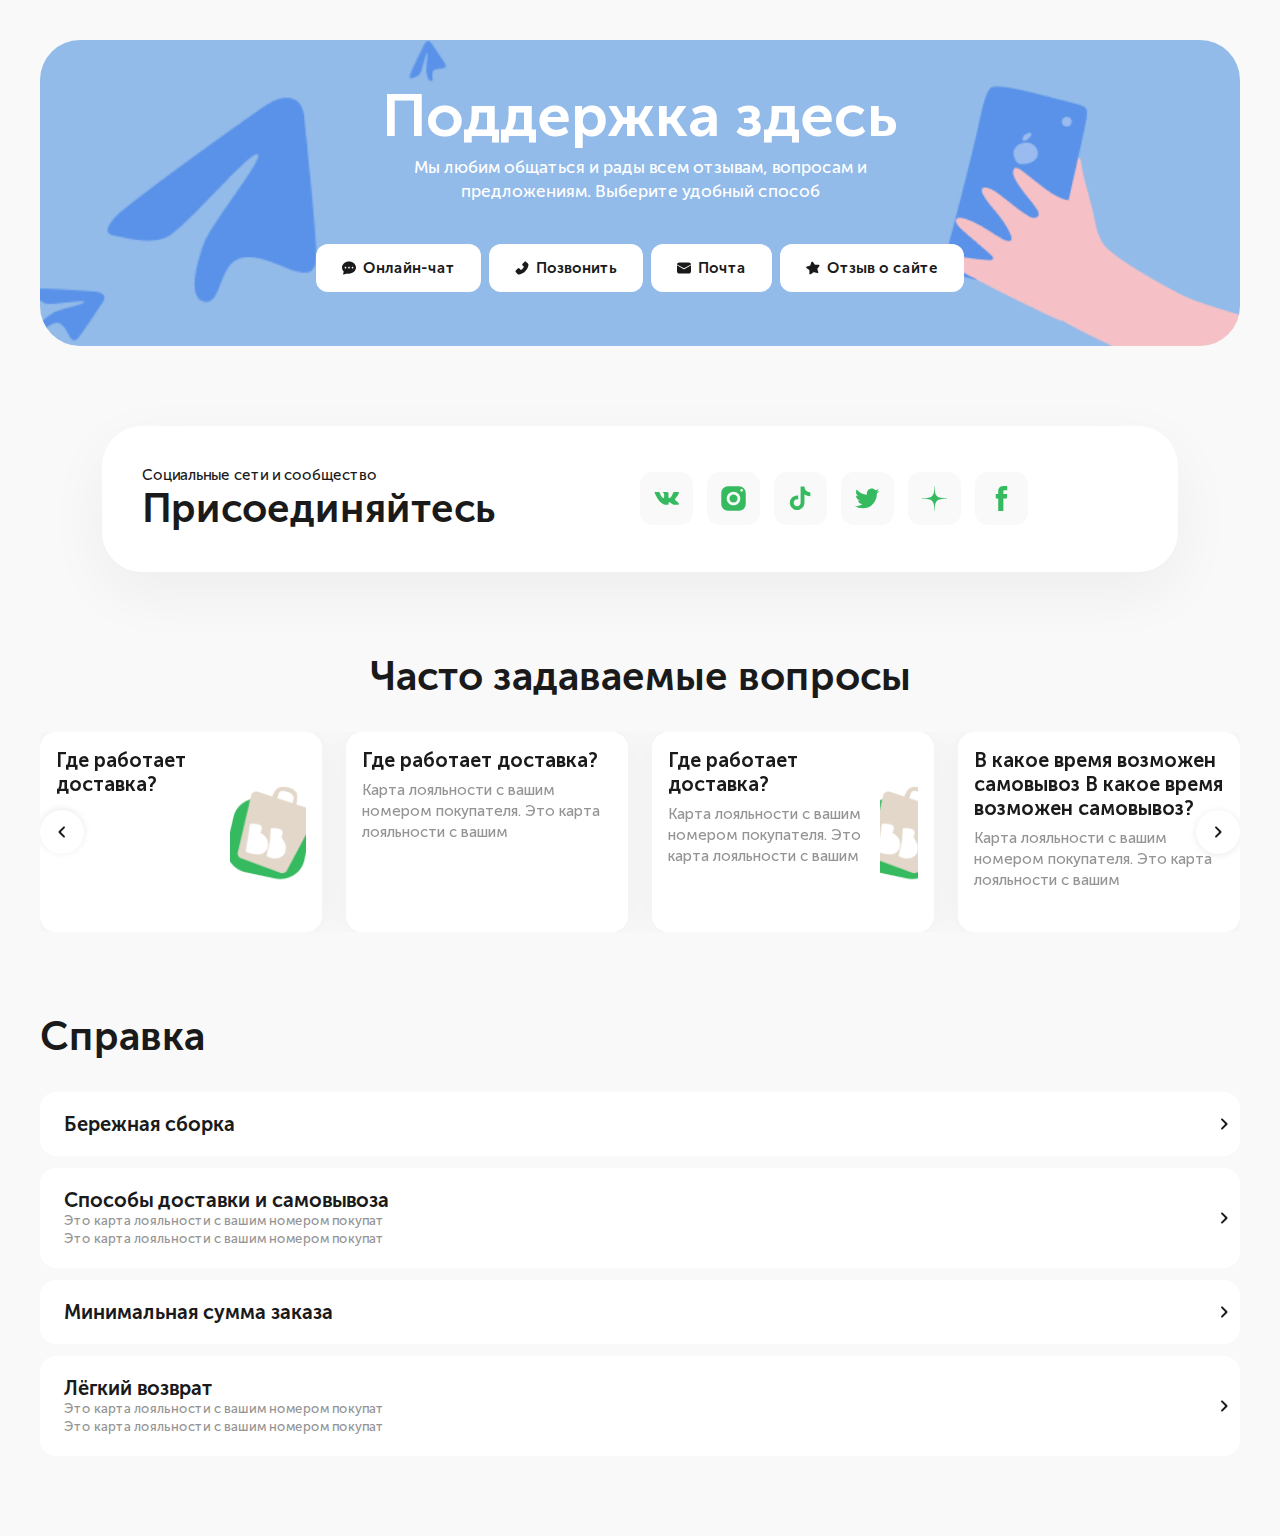
<file: index.html>
<!DOCTYPE html>
<html lang="ru">
<head>
  <meta charset="UTF-8">
  <meta name="viewport" content="width=device-width, initial-scale=1.0">
  <link rel="stylesheet" href="https://cdn.jsdelivr.net/npm/swiper@11/swiper-bundle.min.css">
  <link rel="stylesheet" href="./css/normolize.css">
  <link rel="stylesheet" href="./css/style.css">
  <title>Support</title>
</head>
<body class="body">
  <main>
    <section class="support">
      <div class="container support__container">
        <div class="support__row">
          <div class="support__col">
            <h2 class="title support__title m-reset">
              Поддержка здесь
            </h2>
            <p class="support__subtitle m-reset">
              Мы любим общаться и рады всем отзывам, вопросам и предложениям. Выберите удобный способ
            </p>
          </div>
          <ul class="support__list list-reset">
            <li class="support__item">
              <a href="https://yandex.ru/maps/?pt=37.609204, 55.863264&z=12&l=map" class="support__link">
                <span class="support__icon">
                  <svg width="14" height="13" viewBox="0 0 14 13" fill="none" xmlns="http://www.w3.org/2000/svg">
                    <path fill-rule="evenodd" clip-rule="evenodd" d="M14 6.09459C14 9.46054 10.8658 12.1892 7 12.1892C6.3067 12.1901 5.61626 12.1005 4.94637 11.9228C4.43537 12.1805 3.262 12.675 1.288 12.9971C1.113 13.025 0.98 12.8439 1.04912 12.682C1.35888 11.9541 1.63888 10.9842 1.72287 10.0996C0.651 9.0287 0 7.62694 0 6.09459C0 2.72863 3.13425 0 7 0C10.8658 0 14 2.72863 14 6.09459ZM4.375 6.09459C4.375 6.3255 4.28281 6.54695 4.11872 6.71023C3.95462 6.87351 3.73206 6.96524 3.5 6.96524C3.26794 6.96524 3.04538 6.87351 2.88128 6.71023C2.71719 6.54695 2.625 6.3255 2.625 6.09459C2.625 5.86367 2.71719 5.64222 2.88128 5.47894C3.04538 5.31566 3.26794 5.22393 3.5 5.22393C3.73206 5.22393 3.95462 5.31566 4.11872 5.47894C4.28281 5.64222 4.375 5.86367 4.375 6.09459ZM7.875 6.09459C7.875 6.3255 7.78281 6.54695 7.61872 6.71023C7.45462 6.87351 7.23206 6.96524 7 6.96524C6.76794 6.96524 6.54538 6.87351 6.38128 6.71023C6.21719 6.54695 6.125 6.3255 6.125 6.09459C6.125 5.86367 6.21719 5.64222 6.38128 5.47894C6.54538 5.31566 6.76794 5.22393 7 5.22393C7.23206 5.22393 7.45462 5.31566 7.61872 5.47894C7.78281 5.64222 7.875 5.86367 7.875 6.09459ZM10.5 6.96524C10.7321 6.96524 10.9546 6.87351 11.1187 6.71023C11.2828 6.54695 11.375 6.3255 11.375 6.09459C11.375 5.86367 11.2828 5.64222 11.1187 5.47894C10.9546 5.31566 10.7321 5.22393 10.5 5.22393C10.2679 5.22393 10.0454 5.31566 9.88128 5.47894C9.71719 5.64222 9.625 5.86367 9.625 6.09459C9.625 6.3255 9.71719 6.54695 9.88128 6.71023C10.0454 6.87351 10.2679 6.96524 10.5 6.96524Z" fill="#1A1A1A"/>
                  </svg>
                </span>
                Онлайн-чат
              </a>
            </li>
            <li class="support__item">
              <a href="#" class="support__link">
                <span class="support__icon">
                  <svg width="14" height="14" viewBox="0 0 14 14" fill="none" xmlns="http://www.w3.org/2000/svg">
                    <path d="M12.894 2.55413L11.2138 0.875486C11.0953 0.75644 10.9544 0.661986 10.7993 0.597548C10.6441 0.53311 10.4778 0.49996 10.3098 0.5C9.96745 0.5 9.64562 0.634102 9.40424 0.875486L7.59625 2.6835C7.47721 2.80202 7.38276 2.9429 7.31832 3.09803C7.25388 3.25317 7.22073 3.41951 7.22077 3.5875C7.22077 3.92985 7.35487 4.2517 7.59625 4.49308L8.91832 5.81517C8.60885 6.49729 8.1786 7.11783 7.64831 7.64684C7.11936 8.17842 6.49889 8.61025 5.81667 8.9216L4.4946 7.59951C4.37608 7.48047 4.2352 7.38601 4.08007 7.32158C3.92493 7.25714 3.75859 7.22399 3.59061 7.22403C3.24826 7.22403 2.92642 7.35813 2.68504 7.59951L0.875481 9.40595C0.756291 9.52469 0.661757 9.66583 0.597317 9.82124C0.532877 9.97666 0.499804 10.1433 0.500001 10.3115C0.500001 10.6539 0.634101 10.9757 0.875481 11.2171L2.55252 12.8942C2.93746 13.2807 3.46913 13.5 4.015 13.5C4.13016 13.5 4.2406 13.4905 4.34946 13.4716C6.47612 13.1214 8.58544 11.9902 10.2877 10.2894C11.9884 8.59029 13.118 6.48252 13.473 4.34951C13.5803 3.69794 13.3641 3.02743 12.894 2.55413Z" fill="#1A1A1A"/>
                  </svg>
                </span>
                Позвонить
              </a>
            </li>
            <li class="support__item">
              <a href="#" class="support__link">
                <span class="support__icon">
                  <svg width="14" height="11" viewBox="0 0 14 11" fill="none" xmlns="http://www.w3.org/2000/svg">
                    <path d="M14 2.85408V8.88461C14 9.44565 13.7695 9.98371 13.3593 10.3804C12.9491 10.7771 12.3927 11 11.8125 11H2.1875C1.60734 11 1.05094 10.7771 0.640704 10.3804C0.230468 9.98371 0 9.44565 0 8.88461V2.85408L6.77775 6.71085C6.84508 6.74925 6.92183 6.7695 7 6.7695C7.07817 6.7695 7.15492 6.74925 7.22225 6.71085L14 2.85408ZM11.8125 2.61907e-08C12.3508 -8.18366e-05 12.8701 0.191744 13.2713 0.53878C13.6725 0.885816 13.9272 1.3637 13.9869 1.881L7 5.85538L0.0131251 1.881C0.0727635 1.3637 0.327533 0.885816 0.728696 0.53878C1.12986 0.191744 1.64925 -8.18366e-05 2.1875 2.61907e-08H11.8125Z" fill="#1A1A1A"/>
                  </svg>
                </span>
                Почта
              </a>
            </li>
            <li class="support__item">
              <a href="#" class="support__link">
                <span class="support__icon">
                  <svg width="16" height="15" viewBox="0 0 16 15" fill="none" xmlns="http://www.w3.org/2000/svg">
                    <path fill-rule="evenodd" clip-rule="evenodd" d="M10.8101 3.83127C10.4875 3.841 10.1801 3.69443 9.98451 3.4377L7.93552 0.747908C7.4055 0.0521323 6.3128 0.23425 6.03709 1.06431L4.97165 4.27197C4.86987 4.57839 4.6264 4.81682 4.31791 4.91216L1.03898 5.92556C0.156267 6.19837 -0.00636112 7.37764 0.769558 7.87919L3.45772 9.61681C3.74765 9.80421 3.92041 10.1279 3.91473 10.4731L3.86255 13.6432C3.84783 14.5372 4.85763 15.0665 5.58442 14.5458L8.46604 12.4813C8.71795 12.3008 9.0393 12.2473 9.33609 12.3364L12.7303 13.3559C13.5866 13.6131 14.3705 12.7851 14.0669 11.9442L12.9905 8.96207C12.8733 8.63735 12.9319 8.27514 13.1454 8.00391L15.1257 5.4889C15.6973 4.76304 15.1614 3.7001 14.2379 3.72794L10.8101 3.83127Z" fill="#1A1A1A"/>
                  </svg>
                </span>
                Отзыв о сайте
              </a>
            </li>
          </ul>
        </div>
      </div>
    </section>

    <section class="socials">
      <div class="container socials__container">
        <div class="socials__row">
          <div class="socials__col">
            <div class="socials__head">
              Социальные сети и сообщество
            </div>
            <h2 class="title socials__title m-reset">
              Присоединяйтесь
            </h2>
          </div>
          <div class="socials__col">
            <ul class="socials__list list-reset">
              <li class="socials__item">
                <a href="#" class="socials__link">
                  <svg class="socials__icon" class="socials__icon" width="26" height="14" viewBox="0 0 26 14" fill="none" xmlns="http://www.w3.org/2000/svg">
                    <path d="M23.1737 9.62652C25.1957 11.3914 25.616 12.0214 25.6847 12.1289C26.5226 13.4352 24.7555 13.5943 24.7555 13.5943H21.0315C21.0315 13.5943 20.1249 13.6041 19.3503 13.0993C18.0876 12.2862 16.7652 10.7098 15.836 10.9835C15.0559 11.2127 15.0631 12.2489 15.0631 13.1349C15.0631 13.4521 14.7856 13.5943 14.1593 13.5943C13.5329 13.5943 13.2725 13.5943 12.995 13.5943C10.955 13.5943 8.74134 12.9189 6.53314 10.6502C3.4093 7.44313 0.669615 0.982714 0.669615 0.982714C0.669615 0.982714 0.507819 0.657472 0.684077 0.459305C0.883837 0.237145 1.42707 0.265581 1.42707 0.265581L5.03811 0.264693C5.03811 0.264693 5.37797 0.327786 5.62202 0.496628C5.82359 0.635256 5.93567 0.90007 5.93567 0.90007C5.93567 0.90007 6.54218 2.8693 7.31501 4.12494C8.8245 6.57581 9.52682 6.63802 10.0393 6.37409C10.7877 5.99198 10.5437 3.38649 10.5437 3.38649C10.5437 3.38649 10.5771 2.26769 10.1867 1.76916C9.88566 1.38349 9.30989 1.17821 9.05861 1.14622C8.85523 1.12045 9.19509 0.770329 9.62806 0.570385C10.2065 0.317123 10.9938 0.252252 12.3515 0.264693C13.4081 0.274468 13.7127 0.336673 14.1249 0.42998C15.3714 0.712567 15.0631 1.45814 15.0631 4.07607C15.0631 4.91495 14.9456 6.09417 15.5892 6.48517C15.8667 6.65401 16.8176 6.86018 18.5097 4.15871C19.3132 2.87729 19.9523 0.751667 19.9523 0.751667C19.9523 0.751667 20.0842 0.517955 20.2894 0.402432C20.4991 0.284243 20.4928 0.286909 20.7802 0.286909C21.0677 0.286909 23.9502 0.264693 24.5829 0.264693C25.2147 0.264693 25.8077 0.257584 25.9098 0.621926C26.0562 1.14534 25.4434 2.93861 23.8905 4.88473C21.3388 8.0785 21.0559 7.77992 23.1737 9.62652Z" fill="#36BA5F"/>
                  </svg>
                </a>
              </li>
              <li class="socials__item">
                <a href="#" class="socials__link">
                  <svg class="socials__icon" width="20" height="20" viewBox="0 0 20 20" fill="none" xmlns="http://www.w3.org/2000/svg">
                    <path fill-rule="evenodd" clip-rule="evenodd" d="M0.203552 5.6447C0.203552 2.63815 2.64169 0.200012 5.64824 0.200012H14.3598C17.3663 0.200012 19.8044 2.63815 19.8044 5.6447V14.3562C19.8044 17.3628 17.3663 19.8009 14.3598 19.8009H5.64824C2.64169 19.8009 0.203552 17.3628 0.203552 14.3562V5.6447ZM17.6175 3.46669C17.6175 2.8656 17.1297 2.37775 16.5286 2.37775C15.9275 2.37775 15.4396 2.8656 15.4396 3.46669C15.4396 4.06778 15.9275 4.55563 16.5286 4.55563C17.1297 4.55563 17.6175 4.06778 17.6175 3.46669ZM10.0072 4.55581C13.0137 4.55581 15.4518 6.99394 15.4518 10.0005C15.4518 13.0071 13.0137 15.4452 10.0072 15.4452C7.0006 15.4452 4.56246 13.0071 4.56246 10.0005C4.56246 6.99394 7.0006 4.55581 10.0072 4.55581ZM6.73503 9.99931C6.73503 8.1951 8.19764 6.73249 10.0019 6.73249C11.8061 6.73249 13.2687 8.1951 13.2687 9.99931C13.2687 11.8035 11.8061 13.2661 10.0019 13.2661C8.19764 13.2661 6.73503 11.8035 6.73503 9.99931Z" fill="#36BA5F"/>
                  </svg>                    
                </a>
              </li>
              <li class="socials__item">
                <a href="#" class="socials__link">
                  <svg class="socials__icon" width="20" height="23" viewBox="0 0 20 23" fill="none" xmlns="http://www.w3.org/2000/svg">
                    <path d="M19.0541 5.93278C17.8245 5.93278 16.69 5.52543 15.7789 4.83824C14.734 4.05047 13.9833 2.89491 13.7182 1.56302C13.6525 1.23394 13.6172 0.894341 13.6138 0.546326H10.1012V10.1443L10.097 15.4016C10.097 16.8071 9.18176 17.9989 7.91299 18.418C7.54478 18.5396 7.14711 18.5973 6.73302 18.5746C6.20448 18.5455 5.70917 18.386 5.27868 18.1285C4.36256 17.5806 3.74143 16.5866 3.7246 15.4496C3.69809 13.6725 5.13476 12.2236 6.91061 12.2236C7.26115 12.2236 7.5978 12.2808 7.91299 12.3848V9.76138V8.81833C7.58055 8.76909 7.24221 8.74342 6.90009 8.74342C4.95633 8.74342 3.1384 9.55139 1.83892 11.007C0.85673 12.107 0.267585 13.5104 0.176689 14.982C0.0575975 16.9153 0.764991 18.753 2.13686 20.1089C2.33843 20.3079 2.5501 20.4926 2.77145 20.6631C3.94763 21.5682 5.38557 22.0589 6.90009 22.0589C7.24221 22.0589 7.58055 22.0337 7.91299 21.9844C9.32778 21.7749 10.6332 21.1272 11.6633 20.1089C12.9291 18.8578 13.6285 17.1968 13.6361 15.4289L13.618 7.57818C14.2219 8.04402 14.8821 8.42949 15.5908 8.72869C16.6929 9.1937 17.8615 9.42935 19.0642 9.42893V6.87836V5.93194C19.0651 5.93278 19.055 5.93278 19.0541 5.93278Z" fill="#36BA5F" />
                  </svg>
                </a>
              </li>
              <li class="socials__item">
                <a href="#" class="socials__link">
                  <svg class="socials__icon" width="24" height="19" viewBox="0 0 24 19" fill="none" xmlns="http://www.w3.org/2000/svg">
                    <path d="M23.3029 2.24153C22.4458 2.62158 21.5239 2.87862 20.557 2.99342C21.5442 2.40196 22.3018 1.46612 22.6594 0.349168C21.7357 0.897127 20.7121 1.29464 19.6237 1.5089C18.7517 0.580188 17.5092 -0.000213623 16.1334 -0.000213623C13.4938 -0.000213623 11.353 2.14064 11.353 4.78025C11.353 5.15495 11.3954 5.51966 11.4774 5.86975C7.50442 5.67046 3.98173 3.7674 1.62376 0.87431C1.21234 1.5802 0.97633 2.40196 0.97633 3.27791C0.97633 4.93605 1.82091 6.39989 3.10292 7.25694C2.31967 7.23234 1.58204 7.01737 0.937827 6.65836C0.937471 6.67868 0.93747 6.699 0.93747 6.71897C0.93747 9.03522 2.58598 10.9672 4.77247 11.406C4.37175 11.5158 3.94857 11.5739 3.51327 11.5739C3.20453 11.5739 2.90542 11.5444 2.61379 11.4887C3.222 13.3875 4.98709 14.7697 7.07946 14.8086C5.44307 16.0909 3.38207 16.855 1.14175 16.855C0.756719 16.855 0.375252 16.8325 0.00198364 16.7879C2.11646 18.1448 4.62986 18.9359 7.32937 18.9359C16.1224 18.9359 20.931 11.6517 20.931 5.33392C20.931 5.12678 20.9264 4.92036 20.9171 4.71573C21.8519 4.04192 22.6622 3.20019 23.3029 2.24153Z" fill="#36BA5F" />
                  </svg>
                </a>
              </li>
              <li class="socials__item">
                <a href="#" class="socials__link">
                  <svg class="socials__icon" width="36" height="36" viewBox="0 0 36 36" fill="none" xmlns="http://www.w3.org/2000/svg">
                    <path fill-rule="evenodd" clip-rule="evenodd" d="M36.0009 18.1982V17.9993V17.8011C28.0305 17.5599 24.3857 17.3611 21.4787 14.5218C18.6402 11.6154 18.4405 7.97066 18.2 -0.00012207H18.001H17.8021C17.5616 7.97066 17.362 11.6154 14.5234 14.5218C11.6164 17.3611 7.97161 17.5599 0.00128174 17.8011V17.9993V18.1982C7.97161 18.4394 11.6164 18.6383 14.5234 21.4769C17.362 24.384 17.5616 28.0287 17.8021 35.9995H18.001H18.2C18.4405 28.0287 18.6402 24.384 21.4787 21.4769C24.3857 18.6383 28.0305 18.4394 36.0009 18.1982Z" fill="#36BA5F" />
                  </svg>
                </a>
              </li>
              <li class="socials__item">
                <a href="#" class="socials__link">
                  <svg class="socials__icon" width="11" height="24" viewBox="0 0 11 24" fill="none" xmlns="http://www.w3.org/2000/svg">
                    <path d="M10.5573 11.9766H7.29462V23.9996H2.35138V11.9766H0.000366211V7.75125H2.35138V5.01696C2.35138 3.06166 3.27478 -0.000152588 7.33862 -0.000152588L11.0002 0.0152561V4.11668H8.3435C7.90771 4.11668 7.29494 4.33569 7.29494 5.26842V7.75518H10.9892L10.5573 11.9766Z" fill="#36BA5F" />
                  </svg>
                </a>
              </li>
            </ul>
          </div>
        </div>
      </div>
    </section>

    <section class="slides">
      <div class="conatiner slides__container">
        <h2 class="title slides__title m-reset">
          Часто задаваемые вопросы
        </h2>
        <div class="slider swiper">
          <ul class="slider__list swiper-wrapper list-reset">
            <li class="slider__item swiper-slide">
              <article class="card">
                <div class="card__info">
                  <h3 class="card__title m-reset">
                    Где работает доставка?
                  </h3>
                </div>
                <div class="card__image">
                  <img src="./img/bag.png" alt="bag" class="card__pic">
                </div>
              </article>
            </li>
            <li class="slider__item swiper-slide">
              <article class="card">
                <div class="card__info">
                  <h3 class="card__title m-reset">
                    Где работает доставка?
                  </h3>
                  <p class="card__subtitle m-reset">
                    Карта лояльности с вашим номером покупателя. Это карта лояльности с вашим
                  </p>
                </div>
              </article>
            </li>
            <li class="slider__item swiper-slide">
              <article class="card">
                <div class="card__info">
                  <h3 class="card__title m-reset">
                    Где работает доставка?
                  </h3>
                  <p class="card__subtitle m-reset">
                    Карта лояльности с вашим номером покупателя. Это карта лояльности с вашим
                  </p>
                </div>
                <div class="card__image">
                  <img src="./img/bag.png" alt="bag" class="card__pic">
                </div>
              </article>
            </li>
            <li class="slider__item swiper-slide">
              <article class="card">
                <div class="card__info">
                  <h3 class="card__title m-reset">
                    В какое время возможен самовывоз В какое время возможен самовывоз?
                  </h3>
                  <p class="card__subtitle m-reset">
                    Карта лояльности с вашим номером покупателя. Это карта лояльности с вашим
                  </p>
                </div>
              </article>
            </li>
            <li class="slider__item swiper-slide">
              <article class="card">
                <div class="card__info">
                  <h3 class="card__title m-reset">
                    В какое время возможен самовывоз В какое время возможен самовывоз?
                  </h3>
                  <p class="card__subtitle m-reset">
                    Карта лояльности с вашим номером покупателя. Это карта лояльности с вашим
                  </p>
                </div>
              </article>
            </li>
          </ul>
          <div class="swiper-custom">
            <div class="swiper-custom-prev">
              <svg class="swiper-custom-icon" width="24" height="24" viewBox="0 0 24 24" fill="none" xmlns="http://www.w3.org/2000/svg">
                  <g clip-path="url(#clip0_4601_197)">
                    <path d="M9.29 6.71C8.9 7.1 8.9 7.73 9.29 8.12L13.17 12L9.29 15.88C8.9 16.27 8.9 16.9 9.29 17.29C9.68 17.68 10.31 17.68 10.7 17.29L15.29 12.7C15.68 12.31 15.68 11.68 15.29 11.29L10.7 6.7C10.32 6.32 9.68 6.32 9.29 6.71Z" fill="#1A1A1A"/>
                  </g>
                  <defs>
                    <clipPath id="clip0_4601_197">
                      <rect width="24" height="24" fill="transparent"/>
                    </clipPath>
                  </defs>
                </svg> 
            </div>
            <div class="swiper-custom-next">
              <svg class="swiper-custom-icon" width="24" height="24" viewBox="0 0 24 24" fill="none" xmlns="http://www.w3.org/2000/svg">
                <g clip-path="url(#clip0_4601_197)">
                  <path d="M9.29 6.71C8.9 7.1 8.9 7.73 9.29 8.12L13.17 12L9.29 15.88C8.9 16.27 8.9 16.9 9.29 17.29C9.68 17.68 10.31 17.68 10.7 17.29L15.29 12.7C15.68 12.31 15.68 11.68 15.29 11.29L10.7 6.7C10.32 6.32 9.68 6.32 9.29 6.71Z" fill="#1A1A1A"/>
                </g>
                <defs>
                  <clipPath id="clip0_4601_197">
                    <rect width="24" height="24" fill="transparent"/>
                  </clipPath>
                </defs>
              </svg>              
            </div>
          </div>
        </div>
      </div>
    </section>

    <section class="reference">
      <div class="container reference__container">
        <h2 class="title reference__title m-reset">
          Справка
        </h2>
        <ul class="reference__list list-reset">
          <li class="reference__item">
            <a href="#" class="reference__link">
              <div class="reference__head">
                <h3 class="reference__heading m-reset">
                  Бережная сборка
                </h3>
              </div>
              <div class="reference__image">
                <svg class="reference__icon" width="24" height="24" viewBox="0 0 24 24" fill="none" xmlns="http://www.w3.org/2000/svg">
                  <g clip-path="url(#clip0_4601_197)">
                    <path d="M9.29 6.71C8.9 7.1 8.9 7.73 9.29 8.12L13.17 12L9.29 15.88C8.9 16.27 8.9 16.9 9.29 17.29C9.68 17.68 10.31 17.68 10.7 17.29L15.29 12.7C15.68 12.31 15.68 11.68 15.29 11.29L10.7 6.7C10.32 6.32 9.68 6.32 9.29 6.71Z" fill="#1A1A1A"/>
                  </g>
                  <defs>
                    <clipPath id="clip0_4601_197">
                      <rect width="24" height="24" fill="transparent"/>
                    </clipPath>
                  </defs>
                </svg>  
              </div>
            </a>
          </li>
          <li class="reference__item">
            <a href="#" class="reference__link">
              <div class="reference__head">
                <h3 class="reference__heading m-reset">
                  Способы доставки и самовывоза
                </h3>
                <p class="reference__descr m-reset">
                  Это карта лояльности с вашим номером покупат Это карта лояльности с вашим номером покупат
                </p>
              </div>
              <div class="reference__image">
                <svg class="reference__icon" width="24" height="24" viewBox="0 0 24 24" fill="none" xmlns="http://www.w3.org/2000/svg">
                  <g clip-path="url(#clip0_4601_197)">
                    <path d="M9.29 6.71C8.9 7.1 8.9 7.73 9.29 8.12L13.17 12L9.29 15.88C8.9 16.27 8.9 16.9 9.29 17.29C9.68 17.68 10.31 17.68 10.7 17.29L15.29 12.7C15.68 12.31 15.68 11.68 15.29 11.29L10.7 6.7C10.32 6.32 9.68 6.32 9.29 6.71Z" fill="#1A1A1A"/>
                  </g>
                  <defs>
                    <clipPath id="clip0_4601_197">
                      <rect width="24" height="24" fill="transparent"/>
                    </clipPath>
                  </defs>
                </svg>  
              </div>
            </a>
          </li>
          <li class="reference__item">
            <a href="#" class="reference__link">
              <div class="reference__head">
                <h3 class="reference__heading m-reset">
                  Минимальная сумма заказа
                </h3>
              </div>
              <div class="reference__image">
                <svg class="reference__icon" width="24" height="24" viewBox="0 0 24 24" fill="none" xmlns="http://www.w3.org/2000/svg">
                  <g clip-path="url(#clip0_4601_197)">
                    <path d="M9.29 6.71C8.9 7.1 8.9 7.73 9.29 8.12L13.17 12L9.29 15.88C8.9 16.27 8.9 16.9 9.29 17.29C9.68 17.68 10.31 17.68 10.7 17.29L15.29 12.7C15.68 12.31 15.68 11.68 15.29 11.29L10.7 6.7C10.32 6.32 9.68 6.32 9.29 6.71Z" fill="#1A1A1A"/>
                  </g>
                  <defs>
                    <clipPath id="clip0_4601_197">
                      <rect width="24" height="24" fill="transparent"/>
                    </clipPath>
                  </defs>
                </svg>  
              </div>
            </a>
          </li>
          <li class="reference__item">
            <a href="#" class="reference__link">
              <div class="reference__head">
                <h3 class="reference__heading m-reset">
                  Лёгкий возврат
                </h3>
                <p class="reference__descr m-reset">
                  Это карта лояльности с вашим номером покупат Это карта лояльности с вашим номером покупат
                </p>
              </div>
              <div class="reference__image">
                <svg class="reference__icon" width="24" height="24" viewBox="0 0 24 24" fill="none" xmlns="http://www.w3.org/2000/svg">
                  <g clip-path="url(#clip0_4601_197)">
                    <path d="M9.29 6.71C8.9 7.1 8.9 7.73 9.29 8.12L13.17 12L9.29 15.88C8.9 16.27 8.9 16.9 9.29 17.29C9.68 17.68 10.31 17.68 10.7 17.29L15.29 12.7C15.68 12.31 15.68 11.68 15.29 11.29L10.7 6.7C10.32 6.32 9.68 6.32 9.29 6.71Z" fill="#1A1A1A"/>
                  </g>
                  <defs>
                    <clipPath id="clip0_4601_197">
                      <rect width="24" height="24" fill="transparent"/>
                    </clipPath>
                  </defs>
                </svg>  
              </div>
            </a>
          </li>
        </ul>
      </div>
    </section>
  </main>

  <script src="https://cdn.jsdelivr.net/npm/swiper@11/swiper-bundle.min.js"></script>
  <script src="./js/app.js"></script>
</body>
</html>
</file>
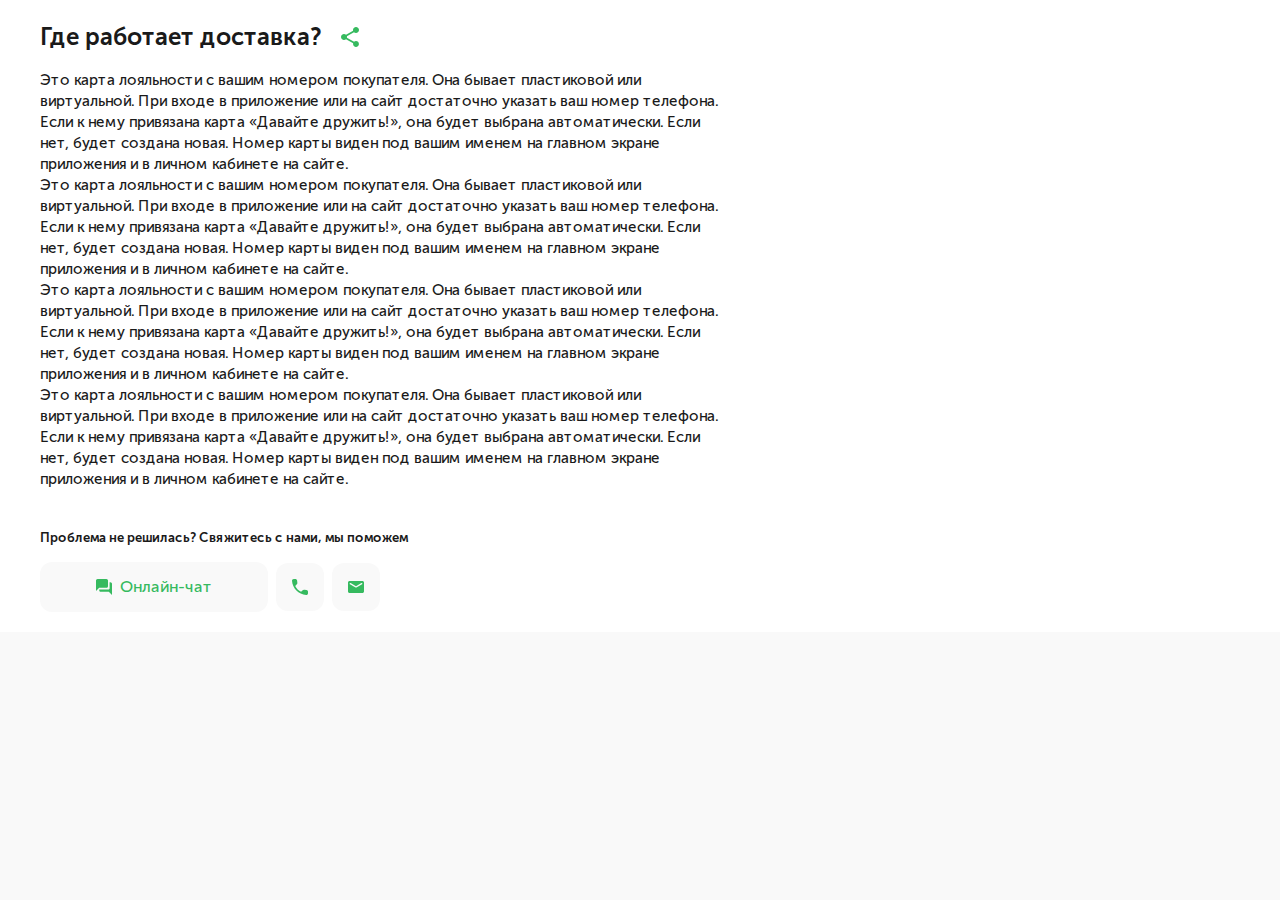
<file: article.html>
<!DOCTYPE html>
<html lang="en">
<head>
  <meta charset="UTF-8">
  <meta name="viewport" content="width=device-width, initial-scale=1.0">
  <link rel="stylesheet" href="./css/normolize.css">
  <link rel="stylesheet" href="./css/style.css">
  <title>Article</title>
</head>
<body class="body">
  <main>
    <section class="detail">
      <div class="container detail__container">
        <div class="detail__row detail__row--head">
          <h2 class="title detail__title m-reset">
            Где работает доставка?
          </h2>
          <button class="btn detail__btn detail__btn--share">
            <svg class="detail__icon" width="24" height="24" viewBox="0 0 24 24" fill="none" xmlns="http://www.w3.org/2000/svg">
              <g clip-path="url(#clip0_4601_203)">
                <path d="M18 16.08C17.24 16.08 16.56 16.38 16.04 16.85L8.91 12.7C8.96 12.47 9 12.24 9 12C9 11.76 8.96 11.53 8.91 11.3L15.96 7.19C16.5 7.69 17.21 8 18 8C19.66 8 21 6.66 21 5C21 3.34 19.66 2 18 2C16.34 2 15 3.34 15 5C15 5.24 15.04 5.47 15.09 5.7L8.04 9.81C7.5 9.31 6.79 9 6 9C4.34 9 3 10.34 3 12C3 13.66 4.34 15 6 15C6.79 15 7.5 14.69 8.04 14.19L15.16 18.35C15.11 18.56 15.08 18.78 15.08 19C15.08 20.61 16.39 21.92 18 21.92C19.61 21.92 20.92 20.61 20.92 19C20.92 17.39 19.61 16.08 18 16.08Z" fill="#36BA5F" />
              </g>
              <defs>
                <clipPath id="clip0_4601_203">
                  <rect width="24" height="24" fill="white" />
                </clipPath>
              </defs>
            </svg>
          </button>
        </div>
        <div class="detail__row detail__row--content">
          <p class="detail__subtitle m-reset">
            Это карта лояльности с вашим номером покупателя. Она бывает пластиковой или виртуальной. При входе в приложение или на сайт достаточно указать ваш номер телефона. Если к нему привязана карта «Давайте дружить!», она будет выбрана автоматически. Если нет, будет создана новая. Номер карты виден под вашим именем на главном экране приложения и в личном кабинете на сайте.
          </p>
          <p class="detail__subtitle m-reset">
            Это карта лояльности с вашим номером покупателя. Она бывает пластиковой или виртуальной. При входе в приложение или на сайт достаточно указать ваш номер телефона. Если к нему привязана карта «Давайте дружить!», она будет выбрана автоматически. Если нет, будет создана новая. Номер карты виден под вашим именем на главном экране приложения и в личном кабинете на сайте.
          </p>
          <p class="detail__subtitle m-reset">
            Это карта лояльности с вашим номером покупателя. Она бывает пластиковой или виртуальной. При входе в приложение или на сайт достаточно указать ваш номер телефона. Если к нему привязана карта «Давайте дружить!», она будет выбрана автоматически. Если нет, будет создана новая. Номер карты виден под вашим именем на главном экране приложения и в личном кабинете на сайте.
          </p>
          <p class="detail__subtitle m-reset">
            Это карта лояльности с вашим номером покупателя. Она бывает пластиковой или виртуальной. При входе в приложение или на сайт достаточно указать ваш номер телефона. Если к нему привязана карта «Давайте дружить!», она будет выбрана автоматически. Если нет, будет создана новая. Номер карты виден под вашим именем на главном экране приложения и в личном кабинете на сайте.
          </p>
        </div>
        <div class="detail__row detail__row--bottom">
          <h3 class="detail__heading m-reset">
            Проблема не решилась? Свяжитесь с нами, мы поможем
          </h3>
          <div class="detail__support">
            <ul class="detail__list list-reset">
              <li class="detail__item">
                <button class="btn detail__btn detail__btn--chat">
                  <svg class="detail__icon" width="16" height="16" viewBox="0 0 16 16" fill="none" xmlns="http://www.w3.org/2000/svg">
                    <path d="M14.4 3.2H13.6V9.6C13.6 10.04 13.24 10.4 12.8 10.4H3.2V11.2C3.2 12.08 3.92 12.8 4.8 12.8H12.8L16 16V4.8C16 3.92 15.28 3.2 14.4 3.2ZM12 7.2V1.6C12 0.72 11.28 0 10.4 0H1.6C0.72 0 0 0.72 0 1.6V12L3.2 8.8H10.4C11.28 8.8 12 8.08 12 7.2Z" fill="#36BA5F" />
                  </svg>
                  <span class="detail__text">
                    Онлайн-чат
                  </span>
                </button>
              </li>
              <li class="detail__item">
                <button class="btn detail__btn detail__btn--phone">
                  <svg class="detail__icon" width="16" height="16" viewBox="0 0 16 16" fill="none" xmlns="http://www.w3.org/2000/svg">
                    <path d="M14.4323 10.9109L12.17 10.6526C11.6267 10.5903 11.0923 10.7773 10.7093 11.1603L9.07041 12.7992C6.54978 11.5166 4.4834 9.45909 3.20082 6.92954L4.84858 5.28177C5.23157 4.89878 5.41862 4.36436 5.35627 3.82104L5.09797 1.57652C4.99109 0.676922 4.23401 0 3.32551 0H1.78464C0.778165 0 -0.0590758 0.837245 0.0032719 1.84372C0.475333 9.45018 6.55869 15.5247 14.1562 15.9967C15.1627 16.0591 15.9999 15.2218 15.9999 14.2154V12.6745C16.0088 11.7749 15.3319 11.0178 14.4323 10.9109Z" fill="#36BA5F" />
                  </svg>
                </button>
              </li>
              <li class="detail__item">
                <button class="btn detail__btn detail__btn--mail">
                  <svg class="detail__icon" width="16" height="12" viewBox="0 0 16 12" fill="none" xmlns="http://www.w3.org/2000/svg">
                    <path d="M14.4 0H1.6C0.72 0 0 0.675 0 1.5V10.5C0 11.325 0.72 12 1.6 12H14.4C15.28 12 16 11.325 16 10.5V1.5C16 0.675 15.28 0 14.4 0ZM14.08 3.1875L8.848 6.255C8.328 6.5625 7.672 6.5625 7.152 6.255L1.92 3.1875C1.72 3.0675 1.6 2.865 1.6 2.6475C1.6 2.145 2.184 1.845 2.64 2.1075L8 5.25L13.36 2.1075C13.816 1.845 14.4 2.145 14.4 2.6475C14.4 2.865 14.28 3.0675 14.08 3.1875Z" fill="#36BA5F" />
                  </svg>
                </button>
              </li>
            </ul>
          </div>
        </div>
      </div>
    </section>
  </main>
</body>
</html>
</file>
<file: css/style.css>
@font-face {
	font-family: 'Museo';
	font-display: swap;
	src: url("../fonts/MuseoSansCyrl-500.woff2") format("woff2"), url("../fonts/MuseoSansCyrl-500.woff") format("woff");
	font-weight: 500;
	font-style: normal;
}

@font-face {
	font-family: 'Museo';
	font-display: swap;
	src: url("../fonts/MuseoSansCyrl-700.woff2") format("woff2"), url("../fonts/MuseoSansCyrl-700.woff") format("woff");
	font-weight: 700;
	font-style: normal;
}

@font-face {
	font-family: 'Museo';
	font-display: swap;
	src: url("../fonts/MuseoSansCyrl-900.woff2") format("woff2"), url("../fonts/MuseoSansCyrl-900.woff") format("woff");
	font-weight: 900;
	font-style: normal;
}

html {
  font-family: 'Museo', sans-serif;
  box-sizing: border-box;
}

a {
  pointer-events: none;
}

.list-reset {
  list-style: none;
  margin: 0;
  padding: 0;
}

.m-reset {
  margin: 0;
}

.title {
  margin-bottom: 32px;
  font-weight: 700;
  font-size: 40px;
  line-height: 120%;
  color: #1a1a1a;
}

.btn {
  font-family: 'Museo', sans-serif;
  margin: 0;
  border: none;
  padding: 0;
  background-color: transparent;
  transition: 0.2s ease;
  cursor: pointer;
}

.body {
  font-family: 'Museo', sans-serif;
  background-color: #f9f9f9;
}

.container {
  max-width: 1200px;
  margin: 0 auto;
}

.support {
  padding: 40px;
}

.support__container {
  border-radius: 40px;
  padding: 40px 40px 54px 40px;
  background-color: #93bbea;
  background-image: url(../img/bg-img-2.png), url(../img/bg-img-1.png);
  background-repeat: no-repeat;
  background-size: contain;
  background-position: left center, right center;
}

.support__row {
  display: flex;
  flex-direction: column;
  align-items: center;
}

.support__col {
  max-width: 535px;
  margin-bottom: 40px;
}

.support__title {
  margin-bottom: 4px;
  font-weight: 700;
  font-size: 60px;
  line-height: 120%;
  text-align: center;
  color: #fff;
}

.support__subtitle {
  font-weight: 500;
  font-size: 17px;
  line-height: 140%;
  text-align: center;
  color: #fff;
}

.support__list {
  display: flex;
  justify-content: center;
  gap: 8px;
}

.support__link {
  display: block;
  position: relative;
  border-radius: 12px;
  padding: 15px 26px 15px 47px;
  background-color: #fff;
  font-weight: 600;
  font-size: 15px;
  line-height: 120%;
  color: #1a1a1a;
  text-decoration: none;
}

.support__icon {
  display: inline-block;
  position: absolute;
  top: 50%;
  left: 26px;
  width: 14px;
  height: 14px;
  transform: translateY(-50%);
}

.support__icon svg {
  width: 100%;
  height: 100%;
  object-fit: cover;
}

.socials {
  padding: 40px;
}

.socials__container {
  max-width: 996px;
  border-radius: 40px;
  padding: 40px;
  background-color: #fff;
  box-shadow: 0 20px 60px 0 rgba(26, 26, 26, 0.05);
}

.socials__row {
  display: flex;
  align-items: center;
  justify-content: space-between;
}

.socials__col {
  flex: 1 1 50%;
}

.socials__head {
  font-weight: 500;
  font-size: 15px;
  line-height: 120%;
  color: #1a1a1a;
}

.socials__title {
  margin: 0;
}

.socials__list {
  display: flex;
  flex-wrap: wrap;
  width: 100%;
  gap: 14px;
}

.socials__link {
  display: block;
  width: 25px;
  height: 25px;
  border-radius: 13px;
  padding: 14px;
  background-color: #f9f9f9;
}

.socials__icon {
  width: 100%;
  height: 100%;
  object-fit: cover;
}

.slides {
  padding: 40px;
}

.slides__title {
  text-align: center;
}

.swiper {
  height: 200px;
}

.swiper-slide {
  display: flex;
  flex-direction: column;
}

.card {
  display: flex;
  flex-grow: 1;
  border-radius: 16px;
  padding: 16px;
  background-color: #fff;
  box-shadow: 0 0 30px 0 rgba(0, 0, 0, 0.05);
}

.card__title {
  margin-bottom: 8px;
  font-size: 20px;
  line-height: 120%;
  color: #1a1a1a;
}
.card__subtitle {
  font-size: 15px;
  line-height: 140%;
  color: #949494
}

.card__image {
  width: 104px;
  height: 100%;
}

.card__pic {
  width: 100%;
  height: 100%;
  object-fit: cover;
}

.swiper-custom {
  display: flex;
  justify-content: space-between;
  position: absolute;
  top: 50%;
  left: 0;
  right: 0;
  transform: translateY(-50%);
  z-index: 1;
}

.swiper-custom-next,
.swiper-custom-prev {
  width: 24px;
  height: 24px;
  border-radius: 50px;
  padding: 10px;
  background-color: #fff;
  box-shadow: 0 1px 7px 0 rgba(0, 0, 0, 0.09);
  cursor: pointer;
}

.swiper-custom-prev {
  transform: rotate(180deg);
}

.reference {
  padding: 40px 40px 80px;
}

.reference__list {
  display: flex;
  flex-direction: column;
  gap: 12px;
}

.reference__link {
  display: flex;
  align-items: center;
  justify-content: space-between;
  position: relative;
  border-radius: 16px;
  padding: 20px 28px 20px 24px;
  background-color: #fff;
  text-decoration: none;
}

.reference__head {
  max-width: 330px;
}

.reference__heading {
  font-size: 20px;
  line-height: 120%;
  color: #1a1a1a
}

.reference__descr {
  font-size: 13px;
  line-height: 140%;
  color: #949494; 
}
.reference__image {
  position: absolute;
  top: 50%;
  right: 4px;
  width: 24px;
  height: 24px;
  transform: translateY(-50%);
}

.reference__icon {
  width: 100%;
  height: 100%;
  object-fit: cover;
}


/* Detail */
.detail {
  padding: 20px;
  background-color: #fff;
}

.detail__row--head {
  display: flex;
  align-items: center;
  margin-bottom: 16px;
}

.detail__title {
  margin-bottom: 0;
  margin-right: 12px;
  font-size: 24px;
  line-height: 120%;
  color: #1a1a1a;
}

.detail__row--content {
  max-width: 690px;
  margin-bottom: 40px;
}

.detail__subtitle {
  font-size: 15px;
  line-height: 140%;
  color: #1a1a1a;
}

.detail__heading {
  margin-bottom: 16px;
  font-size: 13px;
  line-height: 120%;
  color: #1a1a1a;
}

.detail__list {
  display: flex;
  align-items: center;
  gap: 8px;
}

.detail__btn {
  display: flex;
  align-items: center;
  border-radius: 12px;
  padding: 16px;
  background-color: #f9f9f9;;
  color: #36BA5F;
}

.detail__btn--share {
  padding: 5px;
  background-color: transparent;
}


.detail__btn--share .detail__icon {
  width: 24px;
  height: 24px;
}

.detail__btn--chat {
  padding: 16px 56px;
}

.detail__btn--chat .detail__text {
  margin-left: 8px;
}

.detail__icon {
  width: 100%;
  height: 100%;
  object-fit: cover;
  transition: 0.2s ease;
}

.detail__btn--chat .detail__icon,
.detail__btn--phone .detail__icon,
.detail__btn--mail .detail__icon {
  width: 16px;
  height: 16px;
}

.detail__btn:hover {
  background-color: #36BA5F;
  color: #fff;
}

.detail__btn:hover .detail__icon path {
  fill: #fff;
}


/* Media */
@media (max-width: 935px) {
  .support__list {
    width: 100%;
    flex-wrap: wrap;
  }

  .support__item {
    flex: 0 0 33%;
  }

  .socials__row {
    display: flex;
    flex-direction: column;
  }

  .card__image {
    width: 220px;
  }
}

@media (max-width: 700px) {
  .support__item {
    flex: 0 0 80%;
  }

  .socials__container {
    padding: 20px;
  }

  .card__title {
    font-size: 18px;
  }
}

@media (max-width: 520px) {
  .title {
    font-size: 20px;
    line-height: 100%;
  }

  .support,
  .socials,
  .slides,
  .reference {
    padding: 20px;
  }

  .support__container {
    border-radius: 20px;
    padding: 20px;
  }

  .support__col {
    margin-bottom: 20px;
  }

  .support__title {
    font-size: 30px;
    line-height: 100%;
  }

  .support__subtitle {
    font-size: 14px;
    line-height: 100%;
  }

  .support__link {
    padding: 10px 17px 10px 30px;
    text-align: center;
    font-size: 13px;
    line-height: 100%;
  }

  .socials__col {
    text-align: center;
  }

  .socials__col:first-child {
    margin-bottom: 15px;
  }

  .socials__head {
    margin-bottom: 5px;
    font-size: 13px;
    line-height: 100%;
  }

  .socials__link {
    width: 14px;
    height: 14px;
    padding: 7px;
  }

  .swiper {
    height: 150px;
  }

  .card {
    justify-content: space-between;
  }

  .card__title {
    font-size: 15px;
    line-height: 100%;
  }

  .card__subtitle {
    font-size: 13px;
    line-height: 100%;
  }

  .card__image {
    width: 104px;
    height: 120px;
  }

  .swiper-custom-next,
  .swiper-custom-prev {
    padding: 4px;
  }

  .reference__heading {
    font-size: 16px;
    line-height: 100%;
  }

  .detail__btn--chat {
    padding: 16px;
  }

  .detail__text {
    display: none;
  }
}
</file>
<file: css/normolize.css>
/*! normalize.css v8.0.1 | MIT License | github.com/necolas/normalize.css */

/* Document
   ========================================================================== */

/**
 * 1. Correct the line height in all browsers.
 * 2. Prevent adjustments of font size after orientation changes in iOS.
 */

 html {
  line-height: 1.15; /* 1 */
  -webkit-text-size-adjust: 100%; /* 2 */
}

/* Sections
   ========================================================================== */

/**
 * Remove the margin in all browsers.
 */

body {
  margin: 0;
}

/**
 * Render the `main` element consistently in IE.
 */

main {
  display: block;
}

/**
 * Correct the font size and margin on `h1` elements within `section` and
 * `article` contexts in Chrome, Firefox, and Safari.
 */

h1 {
  font-size: 2em;
  margin: 0.67em 0;
}

/* Grouping content
   ========================================================================== */

/**
 * 1. Add the correct box sizing in Firefox.
 * 2. Show the overflow in Edge and IE.
 */

hr {
  box-sizing: content-box; /* 1 */
  height: 0; /* 1 */
  overflow: visible; /* 2 */
}

/**
 * 1. Correct the inheritance and scaling of font size in all browsers.
 * 2. Correct the odd `em` font sizing in all browsers.
 */

pre {
  font-family: monospace, monospace; /* 1 */
  font-size: 1em; /* 2 */
}

/* Text-level semantics
   ========================================================================== */

/**
 * Remove the gray background on active links in IE 10.
 */

a {
  background-color: transparent;
}

/**
 * 1. Remove the bottom border in Chrome 57-
 * 2. Add the correct text decoration in Chrome, Edge, IE, Opera, and Safari.
 */

abbr[title] {
  border-bottom: none; /* 1 */
  text-decoration: underline; /* 2 */
  text-decoration: underline dotted; /* 2 */
}

/**
 * Add the correct font weight in Chrome, Edge, and Safari.
 */

b,
strong {
  font-weight: bolder;
}

/**
 * 1. Correct the inheritance and scaling of font size in all browsers.
 * 2. Correct the odd `em` font sizing in all browsers.
 */

code,
kbd,
samp {
  font-family: monospace, monospace; /* 1 */
  font-size: 1em; /* 2 */
}

/**
 * Add the correct font size in all browsers.
 */

small {
  font-size: 80%;
}

/**
 * Prevent `sub` and `sup` elements from affecting the line height in
 * all browsers.
 */

sub,
sup {
  font-size: 75%;
  line-height: 0;
  position: relative;
  vertical-align: baseline;
}

sub {
  bottom: -0.25em;
}

sup {
  top: -0.5em;
}

/* Embedded content
   ========================================================================== */

/**
 * Remove the border on images inside links in IE 10.
 */

img {
  border-style: none;
}

/* Forms
   ========================================================================== */

/**
 * 1. Change the font styles in all browsers.
 * 2. Remove the margin in Firefox and Safari.
 */

button,
input,
optgroup,
select,
textarea {
  font-family: inherit; /* 1 */
  font-size: 100%; /* 1 */
  line-height: 1.15; /* 1 */
  margin: 0; /* 2 */
}

/**
 * Show the overflow in IE.
 * 1. Show the overflow in Edge.
 */

button,
input { /* 1 */
  overflow: visible;
}

/**
 * Remove the inheritance of text transform in Edge, Firefox, and IE.
 * 1. Remove the inheritance of text transform in Firefox.
 */

button,
select { /* 1 */
  text-transform: none;
}

/**
 * Correct the inability to style clickable types in iOS and Safari.
 */

button,
[type="button"],
[type="reset"],
[type="submit"] {
  -webkit-appearance: button;
}

/**
 * Remove the inner border and padding in Firefox.
 */

button::-moz-focus-inner,
[type="button"]::-moz-focus-inner,
[type="reset"]::-moz-focus-inner,
[type="submit"]::-moz-focus-inner {
  border-style: none;
  padding: 0;
}

/**
 * Restore the focus styles unset by the previous rule.
 */

button:-moz-focusring,
[type="button"]:-moz-focusring,
[type="reset"]:-moz-focusring,
[type="submit"]:-moz-focusring {
  outline: 1px dotted ButtonText;
}

/**
 * Correct the padding in Firefox.
 */

fieldset {
  padding: 0.35em 0.75em 0.625em;
}

/**
 * 1. Correct the text wrapping in Edge and IE.
 * 2. Correct the color inheritance from `fieldset` elements in IE.
 * 3. Remove the padding so developers are not caught out when they zero out
 *    `fieldset` elements in all browsers.
 */

legend {
  box-sizing: border-box; /* 1 */
  color: inherit; /* 2 */
  display: table; /* 1 */
  max-width: 100%; /* 1 */
  padding: 0; /* 3 */
  white-space: normal; /* 1 */
}

/**
 * Add the correct vertical alignment in Chrome, Firefox, and Opera.
 */

progress {
  vertical-align: baseline;
}

/**
 * Remove the default vertical scrollbar in IE 10+.
 */

textarea {
  overflow: auto;
}

/**
 * 1. Add the correct box sizing in IE 10.
 * 2. Remove the padding in IE 10.
 */

[type="checkbox"],
[type="radio"] {
  box-sizing: border-box; /* 1 */
  padding: 0; /* 2 */
}

/**
 * Correct the cursor style of increment and decrement buttons in Chrome.
 */

[type="number"]::-webkit-inner-spin-button,
[type="number"]::-webkit-outer-spin-button {
  height: auto;
}

/**
 * 1. Correct the odd appearance in Chrome and Safari.
 * 2. Correct the outline style in Safari.
 */

[type="search"] {
  -webkit-appearance: textfield; /* 1 */
  outline-offset: -2px; /* 2 */
}

/**
 * Remove the inner padding in Chrome and Safari on macOS.
 */

[type="search"]::-webkit-search-decoration {
  -webkit-appearance: none;
}

/**
 * 1. Correct the inability to style clickable types in iOS and Safari.
 * 2. Change font properties to `inherit` in Safari.
 */

::-webkit-file-upload-button {
  -webkit-appearance: button; /* 1 */
  font: inherit; /* 2 */
}

/* Interactive
   ========================================================================== */

/*
 * Add the correct display in Edge, IE 10+, and Firefox.
 */

details {
  display: block;
}

/*
 * Add the correct display in all browsers.
 */

summary {
  display: list-item;
}

/* Misc
   ========================================================================== */

/**
 * Add the correct display in IE 10+.
 */

template {
  display: none;
}

/**
 * Add the correct display in IE 10.
 */

[hidden] {
  display: none;
}
</file>
